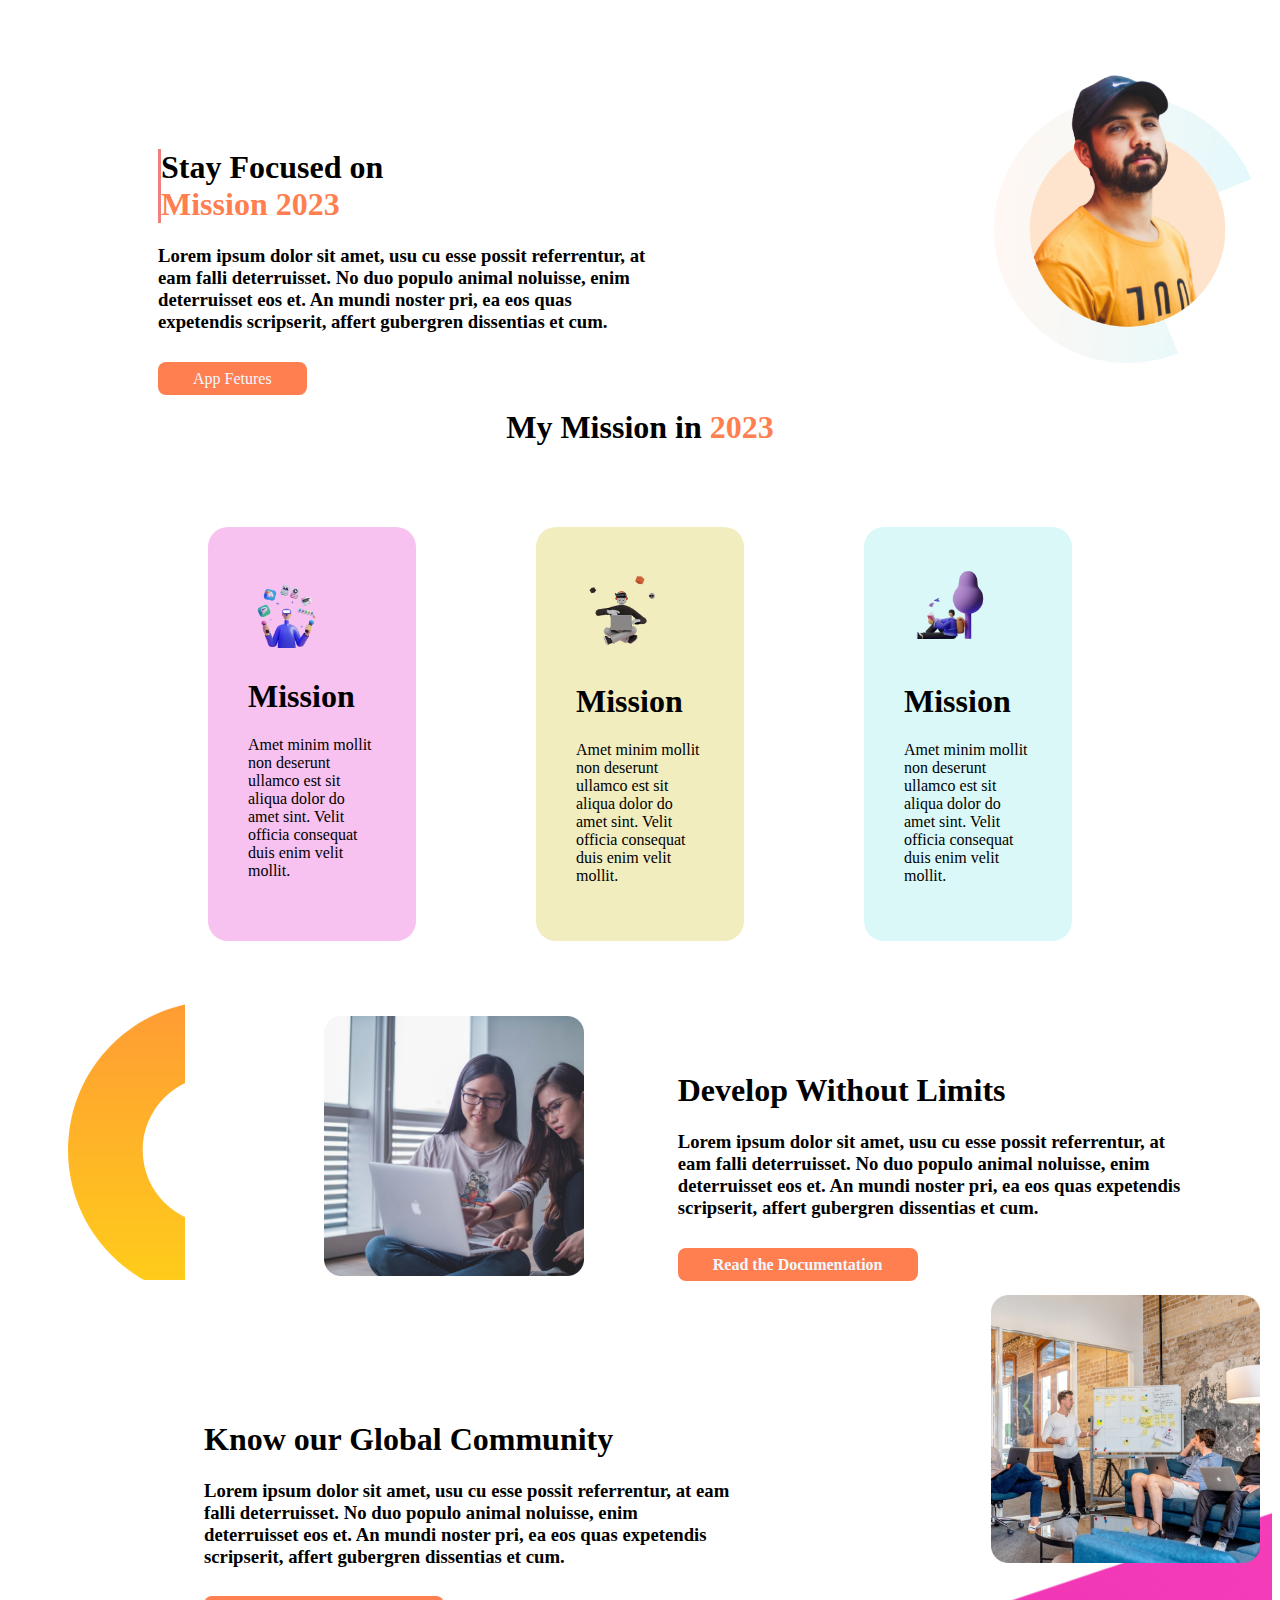
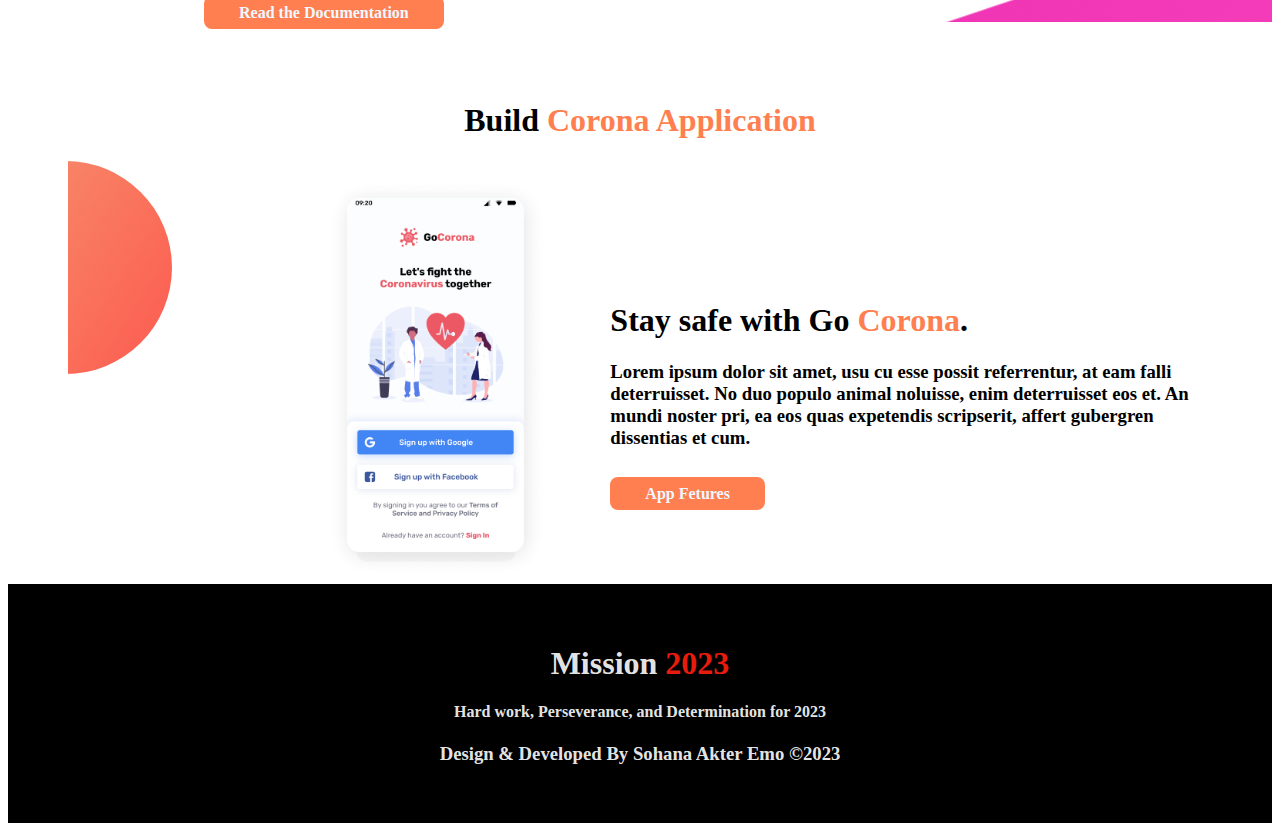
<file: index.html>
<!DOCTYPE html>
<html lang="en">
<head>
    <meta charset="UTF-8">
    <meta http-equiv="X-UA-Compatible" content="IE=edge">
    <meta name="viewport" content="width=device-width, initial-scale=1.0">
    <title> Mission 2023</title>
    <link rel="preconnect" href="https://fonts.googleapis.com">
    <link rel="preconnect" href="https://fonts.gstatic.com" crossorigin>
    <link href="https://fonts.googleapis.com/css2?family=Poppins&display=swap" rel="stylesheet">
    <link rel="stylesheet" href="style.css">
</head>
<body>
   

    </section>
  
        <section class="application-sec0">
            <div class="application-det0">
                <div  id="stayfocus">
                    <h1>Stay Focused on
                        <br><span class=" app-span0">Mission 2023</span>
                    </h1>
                </div>
                <h3>Lorem ipsum dolor sit amet, usu cu esse possit referrentur,
                    at eam falli deterruisset. No duo populo animal noluisse,
                    enim deterruisset eos et. An mundi noster pri, ea eos quas
                    expetendis scripserit, affert gubergren dissentias et cum.</h3><br>
                <a class="anchor0" target="_blank" href="App Fetures">App Fetures</a>
            </div>
        
            <div class="application img0">
                <img src="images/person-0.png" alt="">
            </div>
            
        
    </section>
    
        <h1 class="tittle">My Mission in <span class=" app-span0">2023</span></h1>
    <section class="misson-sec">
        
            <div class="half-width1">
                <img src="images/illustrators/illustrator-1.png" alt="">
        
                <h1>Mission</h1>
                <p> Amet minim mollit non deserunt
                    ullamco est sit aliqua dolor do amet
                    sint. Velit officia consequat duis enim
                    velit mollit.</p>
            </div>
            <div class="half-width2">
                <img src="images/illustrators/illustrator-2.png" alt="">
        
        
                <h1>Mission</h1>
                <p> Amet minim mollit non deserunt
                    ullamco est sit aliqua dolor do amet
                    sint. Velit officia consequat duis enim
                    velit mollit.</p>
            </div>
            <div class="half-width3">
                <img src="images/illustrators/illustrator-3.png" alt="">
        
        
                <h1>Mission</h1>
                <p> Amet minim mollit non deserunt
                    ullamco est sit aliqua dolor do amet
                    sint. Velit officia consequat duis enim
                    velit mollit.</p>
            </div>
        
    </section>
   


    
    
    
    <section class="application-sec5">
    
        <div class="application img5">
            <img src="images/pictures/coding.png" alt="">
        </div>
        <div class="application-det5">
            <h1>Develop
            
            Without Limits </h1>
            <h3> Lorem ipsum dolor sit amet, usu cu esse possit referrentur, at eam falli
            deterruisset. No duo populo animal noluisse, enim deterruisset eos et. An
            mundi noster pri, ea eos quas expetendis scripserit, affert gubergren
            dissentias et cum.</h3><br>
            <a class="anchor5" target="_blank" href="App Fetures">Read the Documentation</a>
        </div>
    
    </section>

    <section class="application-sec3">
        <div class="application-det3"> <h1> Know our
        
        Global Community</h1>
        <h3>Lorem ipsum dolor sit amet, usu cu esse possit referrentur, at eam
        falli deterruisset. No duo populo animal noluisse, enim deterruisset
        eos et. An mundi noster pri, ea eos quas expetendis scripserit, affert
        gubergren dissentias et cum.</h3><br>
        <a class="anchor" target="_blank" href="App Fetures">Read the Documentation</a>
        </div>
        <div>
            <div class="application img">
                <img src="images/pictures/project.png" alt="project">
            </div>
        </div>
    </section>
    <h1 class="application-sech1">Build <span class=" app-span0"> Corona Application</span></h1>
    <section class="application-sec"> 
        
        <div class="application img">
            <img src="images/pictures/app.png" alt="">
        </div>
        <div class="application-det" >
            <h1>Stay safe with
         Go <span class="app-span">Corona</span>.</h1>
         <h3>Lorem ipsum dolor sit amet, usu cu esse possit referrentur,
         at eam falli deterruisset. No duo populo animal noluisse,
         enim deterruisset eos et. An mundi noster pri, ea eos quas
         expetendis scripserit, affert gubergren dissentias et cum.</h3><br>
         <a class="anchor" target="_blank" href="App Fetures">App Fetures</a>
        </div>

    </section>
    
    <!-- Footer section -->
    
    <section class=" footer">
        <h1>Mission <span class="app-span1" >2023</span></h1>
        <h4> Hard work, Perseverance, and Determination for 2023</h4>
        <h3>Design & Developed By Sohana Akter Emo ©2023</h3>
    </section>
    
</body>
</html>
</file>
<file: style.css>
<style>@import url('https://fonts.googleapis.com/css2?family=Poppins&display=swap');
</style>

/* footer section */
.footer footerspan{
    color: crimson;
}
.footer{
    color: rgba(250, 250, 250, 0.934);
    background-color: black;
    text-align: center;
    padding: 40px;
}
.app-span1{
    color: rgb(232, 28, 13);
}
/* application section 3*/
.application-sec{
    display: flex;
    margin-left: 60px;
    background-image: url(images/exp-bg.png);
    background-repeat:no-repeat;
}
.application img{
  width: 50%;
  margin-top: 15px;
  margin-left: 256px;
 
  
}
.application-det{
    margin-top: 120px;
    padding-right: 80px;
    margin-left: 90px;
}
.app-span{
    color: coral;
}
.anchor{
    text-decoration: none;
    padding: 8px 35px;
    border-radius: 8px;
    color: aliceblue;
    background-color: coral;
    font-weight: 700;
    
}
.application-sech1{
    text-align: center;

}
/* application sec 3 */
.application-sec3{
    display: flex;
    margin-left: 156px;
    background-image: url(images/shapes/shape-9.png);
    background-repeat: no-repeat;
    margin-bottom: 80px;
}
.application-det3{
    
            margin-top: 120px;
            padding-right: 0px;
            margin-left: 40px;
        
}
.application img3{
    width: 100%;
    margin-top: 15px;
    margin-right: 157px;
    
   
}

/* application section  5*/
.application-sec5{
    display: flex;
    margin-left: 60px;
    background-image: url(images/dream-bg.png);
    background-repeat: no-repeat;
   
}

.application img5{
    width: 50%;
    margin-top: 15px;
    margin-left: 256px;


}

.application-det5{
    margin-top: 50px;
    padding-right: 80px;
    margin-left: 90px;
}

.app-span5{
    color: coral;
}

.anchor5{
    text-decoration: none;
    padding: 8px 35px;
    border-radius: 8px;
    color: aliceblue;
    background-color: coral;
    font-weight: 700;

}
/* application section 0 */

.application-sec0{
    display: flex;
    margin-left: 60px;
    
}

.application img0{
    width: 50%;
    margin-top: 15px;
    margin-left: 256px;


}

.application-det0{
    margin-top: 120px;
    padding-right: 80px;
    margin-left: 90px;
}

.app-span0{
    color: coral;
}

.anchor0{
    text-decoration: none;
    padding: 8px 35px;
    border-radius: 8px;
    color: aliceblue;
    background-color: coral;
    font-weight: 700px;}
    
#stayfocus{
    border-left: lightcoral 3px   solid;
   
   
   
}
/* misson-section */

.misson-sec{
    display: flex;
   
}

.half-width {
    width: 50%;
    box-shadow: 10px 10px 10px 10px white;
    padding: 60px;
    margin: 20px;
    background-color: rgb(219, 248, 248);
    border-radius: 20px;
}
.half-width1  img{
    width: 70%;
}
.half-width2 img{
    width: 70%;
}
.half-width3 img{
    width: 70%;
}
.half-width1{
    width: 30%;
    box-shadow: 10px 10px 10px 10px white;
    padding: 40px;
    margin: 60px;
    background-color: rgb(247, 194, 239);
    border-radius: 20px;
    margin-left: 200px;
}
.half-width2{
    width: 30%;
    box-shadow: 10px 10px 10px 10px white;
    padding: 40px;
    margin: 60px;
    background-color: rgb(241, 237, 191);
    border-radius: 20px;
}
.half-width3{
    width: 30%;
    box-shadow: 10px 10px 10px 10px white;
    padding: 40px;
    margin: 60px;
    background-color: rgb(219, 248, 248);
    border-radius: 20px;
    margin-right: 200px;
}
.tittle{
    text-align: center;
   
    
}
</file>
